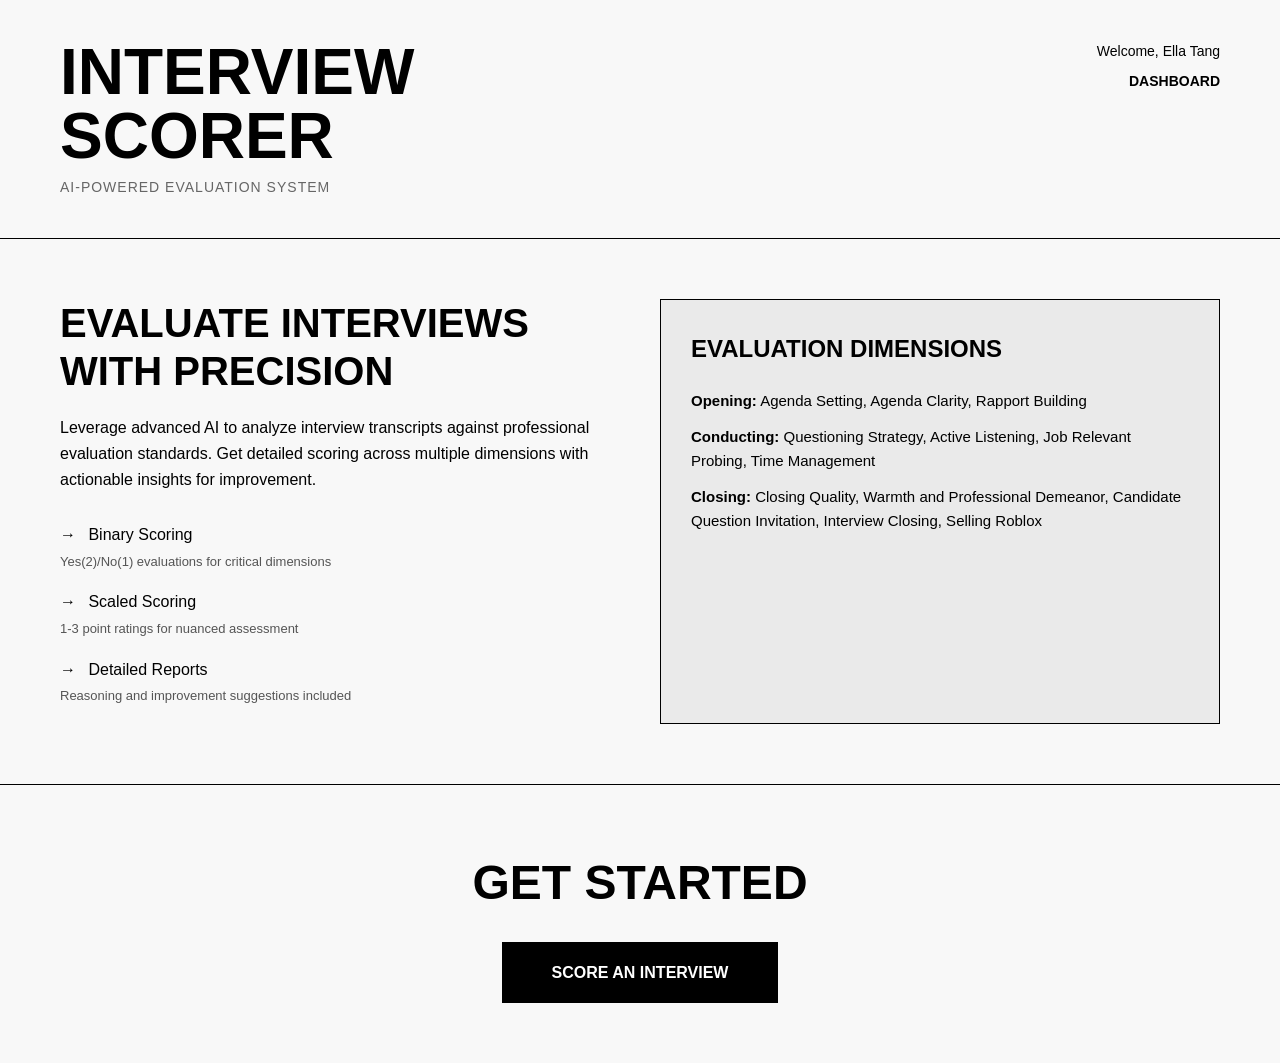
<file: index.html>
<!DOCTYPE html>
<html lang="en">
<head>
    <meta charset="UTF-8">
    <meta name="viewport" content="width=device-width, initial-scale=1.0">
    <title>INTERVIEW SCORER</title>
    <link rel="stylesheet" href="style.css">
</head>
<body>
    <header class="header">
        <div class="header-left">
            <h1>INTERVIEW<br>SCORER</h1>
            <p class="subtitle">AI‑POWERED EVALUATION SYSTEM</p>
        </div>
        <div class="header-right">
            <p>Welcome, Ella Tang</p>
            <a href="history.html" class="dashboard-link">DASHBOARD</a>
        </div>
    </header>

    <main class="main-container">
        <section class="left-panel">
            <h2>EVALUATE INTERVIEWS<br>WITH PRECISION</h2>
            <p class="desc">
                Leverage advanced AI to analyze interview transcripts against professional evaluation standards. Get detailed scoring across multiple dimensions with actionable insights for improvement.
            </p>
            <ul class="feature-list">
                <li><span>→</span> Binary Scoring <br><small>Yes(2)/No(1) evaluations for critical dimensions</small></li>
                <li><span>→</span> Scaled Scoring <br><small>1‑3 point ratings for nuanced assessment</small></li>
                <li><span>→</span> Detailed Reports <br><small>Reasoning and improvement suggestions included</small></li>
            </ul>
        </section>

        <section class="right-panel">
            <h3>EVALUATION DIMENSIONS</h3>
            <div class="dimensions-list">
                <p><strong>Opening:</strong> Agenda Setting, Agenda Clarity, Rapport Building</p>
                <p><strong>Conducting:</strong> Questioning Strategy, Active Listening, Job Relevant Probing, Time Management</p>
                <p><strong>Closing:</strong> Closing Quality, Warmth and Professional Demeanor, Candidate Question Invitation, Interview Closing, Selling Roblox</p>
            </div>
        </section>
    </main>

    <section class="upload-section">
        <h2>GET STARTED</h2>
        <a href="upload.html" class="score-btn">SCORE AN INTERVIEW</a>
    </section>
</body>
</html>
</file>
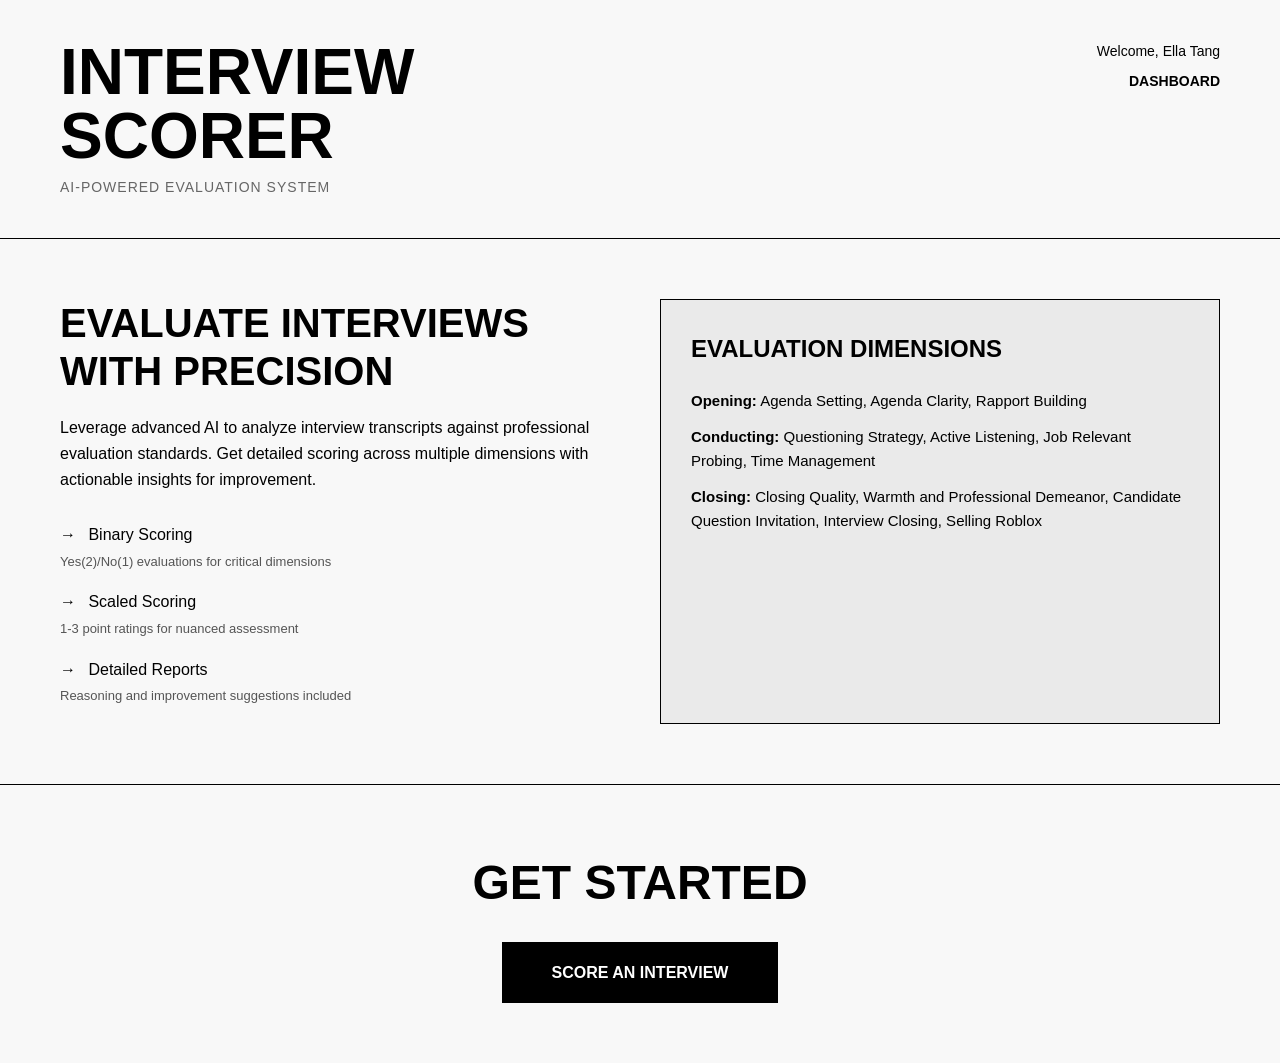
<file: frontend/index.html>
<!DOCTYPE html>
<html lang="en">
<head>
    <meta charset="UTF-8">
    <meta name="viewport" content="width=device-width, initial-scale=1.0">
    <title>INTERVIEW SCORER</title>
    <link rel="stylesheet" href="style.css">
</head>
<body>
    <header class="header">
        <div class="header-left">
            <h1>INTERVIEW<br>SCORER</h1>
            <p class="subtitle">AI‑POWERED EVALUATION SYSTEM</p>
        </div>
        <div class="header-right">
            <p>Welcome, Ella Tang</p>
            <a href="history.html" class="dashboard-link">DASHBOARD</a>
        </div>
    </header>

    <main class="main-container">
        <section class="left-panel">
            <h2>EVALUATE INTERVIEWS<br>WITH PRECISION</h2>
            <p class="desc">
                Leverage advanced AI to analyze interview transcripts against professional evaluation standards. Get detailed scoring across multiple dimensions with actionable insights for improvement.
            </p>
            <ul class="feature-list">
                <li><span>→</span> Binary Scoring <br><small>Yes(2)/No(1) evaluations for critical dimensions</small></li>
                <li><span>→</span> Scaled Scoring <br><small>1‑3 point ratings for nuanced assessment</small></li>
                <li><span>→</span> Detailed Reports <br><small>Reasoning and improvement suggestions included</small></li>
            </ul>
        </section>

        <section class="right-panel">
            <h3>EVALUATION DIMENSIONS</h3>
            <div class="dimensions-list">
                <p><strong>Opening:</strong> Agenda Setting, Agenda Clarity, Rapport Building</p>
                <p><strong>Conducting:</strong> Questioning Strategy, Active Listening, Job Relevant Probing, Time Management</p>
                <p><strong>Closing:</strong> Closing Quality, Warmth and Professional Demeanor, Candidate Question Invitation, Interview Closing, Selling Roblox</p>
            </div>
        </section>
    </main>

    <section class="upload-section">
        <h2>GET STARTED</h2>
        <a href="upload.html" class="score-btn">SCORE AN INTERVIEW</a>
    </section>
</body>
</html>
</file>
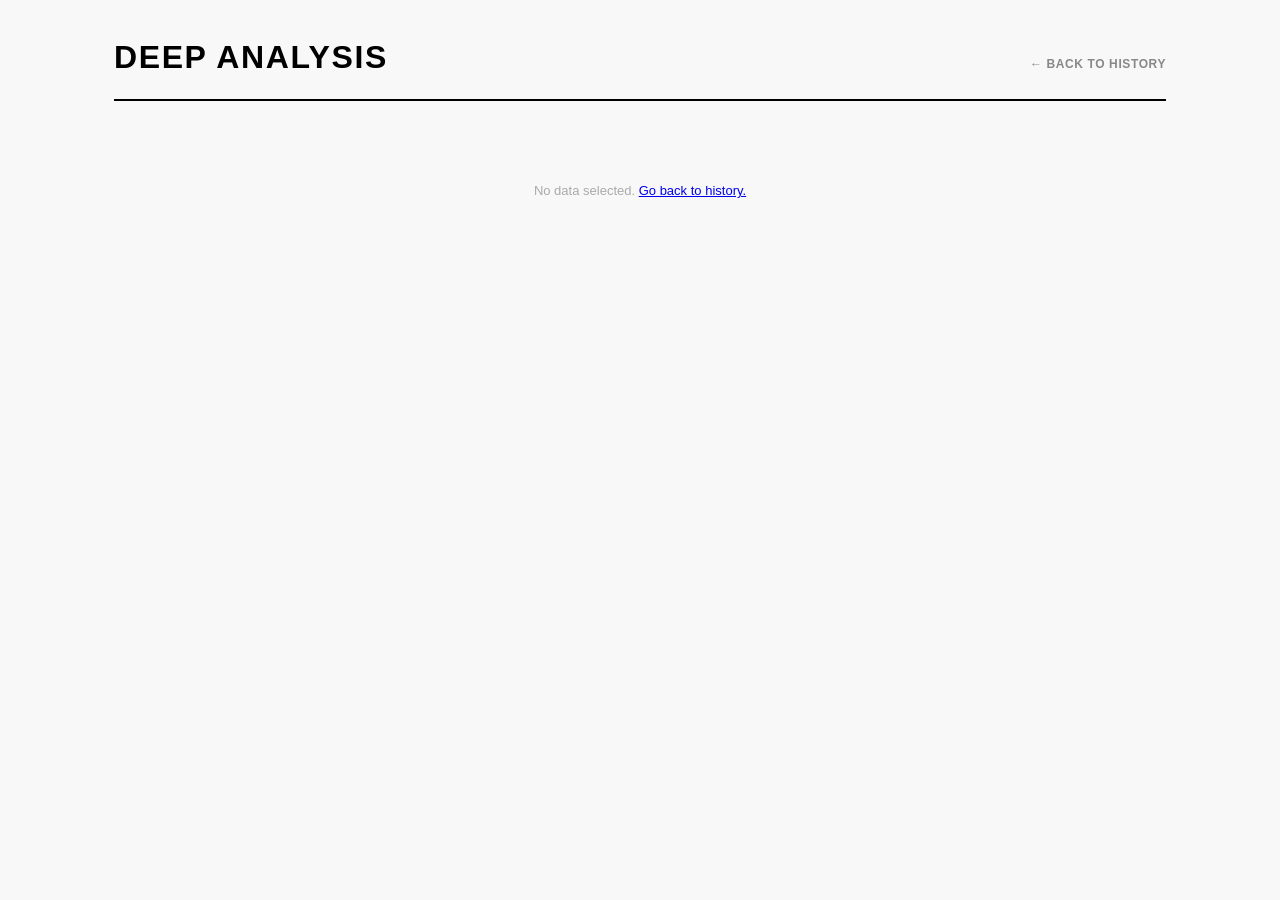
<file: analyze.html>
<!DOCTYPE html>
<html lang="en">
<head>
    <meta charset="UTF-8">
    <meta name="viewport" content="width=device-width, initial-scale=1.0">
    <title>Deep Analysis</title>
    <link rel="stylesheet" href="style.css">
    <style>
        * { box-sizing: border-box; }

        .analyze-container {
            max-width: 1100px;
            margin: 0 auto;
            padding: 2rem 1.5rem 4rem;
        }

        .analyze-header {
            display: flex;
            align-items: baseline;
            justify-content: space-between;
            border-bottom: 2px solid #000;
            padding-bottom: 1rem;
            margin-bottom: 2rem;
        }

        .analyze-header h1 {
            font-size: 2rem;
            font-weight: 700;
            letter-spacing: 0.05em;
            margin: 0;
        }

        .back-link {
            font-size: 12px;
            color: #888;
            text-decoration: none;
            letter-spacing: 0.05em;
        }
        .back-link:hover { color: #000; }

        /* Type filter */
        .type-filter-section {
            margin-bottom: 2rem;
        }
        .type-filter-label {
            font-size: 11px;
            letter-spacing: 0.08em;
            color: #888;
            margin-bottom: 10px;
        }
        .type-chips {
            display: flex;
            flex-wrap: wrap;
            gap: 8px;
        }
        .type-chip {
            display: flex;
            align-items: center;
            gap: 6px;
            padding: 6px 14px;
            border: 1.5px solid #ddd;
            border-radius: 20px;
            font-size: 12px;
            cursor: pointer;
            user-select: none;
            transition: all 0.15s;
            background: #fff;
            color: #444;
        }
        .type-chip input[type="checkbox"] {
            width: 13px;
            height: 13px;
            accent-color: #000;
            cursor: pointer;
        }
        .type-chip.active {
            border-color: #000;
            background: #000;
            color: #fff;
        }
        .type-chip.active input[type="checkbox"] {
            accent-color: #fff;
        }
        .chip-count {
            font-size: 10px;
            opacity: 0.6;
        }

        /* Summary row */
        .summary-row {
            display: grid;
            grid-template-columns: repeat(3, 1fr);
            gap: 12px;
            margin-bottom: 2rem;
        }
        .summary-card {
            background: #f8f8f8;
            border-radius: 8px;
            padding: 1rem 1.25rem;
            text-align: center;
        }
        .summary-val {
            font-size: 26px;
            font-weight: 500;
            color: #111;
        }
        .summary-lbl {
            font-size: 11px;
            color: #888;
            margin-top: 2px;
            letter-spacing: 0.04em;
        }

        /* Chart section */
        .chart-section {
            background: #fff;
            border: 0.5px solid #ddd;
            border-radius: 12px;
            padding: 1.5rem;
            margin-bottom: 1.5rem;
        }
        .chart-title {
            font-size: 13px;
            font-weight: 600;
            letter-spacing: 0.05em;
            color: #111;
            margin-bottom: 4px;
        }
        .chart-subtitle {
            font-size: 11px;
            color: #aaa;
            margin-bottom: 1.25rem;
        }

        /* Legend */
        .legend {
            display: flex;
            gap: 16px;
            margin-bottom: 1rem;
            flex-wrap: wrap;
        }
        .legend-item {
            display: flex;
            align-items: center;
            gap: 5px;
            font-size: 11px;
            color: #666;
        }
        .legend-dot {
            width: 10px;
            height: 10px;
            border-radius: 2px;
            flex-shrink: 0;
        }

        /* Bar rows */
        .rubric-row {
            margin-bottom: 14px;
        }
        .rubric-name {
            font-size: 12px;
            color: #444;
            margin-bottom: 5px;
            display: flex;
            justify-content: space-between;
            align-items: center;
        }
        .rubric-name-text {
            font-weight: 500;
        }
        .rubric-type-tag {
            font-size: 10px;
            color: #aaa;
            font-weight: 400;
        }
        .bar-group {
            display: flex;
            flex-direction: column;
            gap: 3px;
        }
        .bar-line {
            display: flex;
            align-items: center;
            gap: 8px;
        }
        .bar-line-label {
            width: 32px;
            font-size: 10px;
            color: #aaa;
            flex-shrink: 0;
            text-align: right;
        }
        .bar-track {
            flex: 1;
            height: 7px;
            background: #f0f0f0;
            border-radius: 4px;
            overflow: hidden;
        }
        .bar-fill {
            height: 100%;
            border-radius: 4px;
            transition: width 0.4s ease;
        }
        .bar-val {
            width: 28px;
            font-size: 11px;
            color: #555;
            text-align: right;
            flex-shrink: 0;
        }

        /* Group divider */
        .group-header {
            font-size: 11px;
            font-weight: 700;
            letter-spacing: 0.1em;
            color: #bbb;
            margin: 1.5rem 0 10px;
            padding-bottom: 4px;
            border-bottom: 0.5px solid #eee;
        }
        .group-header:first-child { margin-top: 0; }

        /* No data */
        .no-data {
            text-align: center;
            color: #aaa;
            font-size: 13px;
            padding: 3rem 0;
        }

        /* Table section */
        .table-section {
            background: #fff;
            border: 0.5px solid #ddd;
            border-radius: 12px;
            padding: 1.5rem;
            overflow-x: auto;
        }
        .stats-table {
            width: 100%;
            border-collapse: collapse;
            font-size: 12px;
        }
        .stats-table th {
            text-align: left;
            padding: 8px 12px;
            font-size: 11px;
            letter-spacing: 0.06em;
            color: #888;
            border-bottom: 1px solid #eee;
            font-weight: 600;
        }
        .stats-table td {
            padding: 9px 12px;
            border-bottom: 0.5px solid #f5f5f5;
            color: #333;
        }
        .stats-table tr:last-child td { border-bottom: none; }
        .score-pill {
            display: inline-block;
            padding: 2px 8px;
            border-radius: 10px;
            font-size: 11px;
            font-weight: 500;
        }
        .pill-green { background: #e8f8f2; color: #1D9E75; }
        .pill-blue  { background: #e8f1fb; color: #378ADD; }
        .pill-red   { background: #fdeaea; color: #E24B4A; }
        .pill-gray  { background: #f5f5f5; color: #888; }
    </style>
</head>
<body>
<div class="analyze-container">

    <div class="analyze-header">
        <h1>DEEP ANALYSIS</h1>
        <a href="history.html" class="back-link">← BACK TO HISTORY</a>
    </div>

    <div id="appContent"></div>

</div>
<script>
// ── Config ──────────────────────────────────────────────
const groupConfig = {
    Opening:    ["Agenda Setting", "Agenda Clarity", "Rapport Building"],
    Conducting: ["Questioning Strategy", "Responsiveness and Active Listening", "Job Relevant Probing", "Time Management", "Risk Management"],
    Closing:    ["Closing Quality", "Warmth and Professional Demeanor", "Candidate Question Invitation", "Interview Closing", "Selling Roblox"]
};
const binaryRules = ["Agenda Setting", "Risk Management", "Candidate Question Invitation", "Interview Closing", "Selling Roblox"];
const allRubrics = Object.values(groupConfig).flat();

function getMaxScore(ruleName) {
    return binaryRules.some(b => ruleName.includes(b)) ? 2 : 3;
}
function getRubricScore(details, ruleName) {
    const item = details.find(d => d["Rule Name"] && d["Rule Name"].includes(ruleName.split(" ")[0]));
    return item ? item.Result : null;
}

// ── State ────────────────────────────────────────────────
const rawData = JSON.parse(localStorage.getItem('deepAnalyzeData') || '[]');
let selectedTypes = new Set();

// ── Init ─────────────────────────────────────────────────
const appContent = document.getElementById('appContent');

if (!rawData.length) {
    appContent.innerHTML = `<div class="no-data">No data selected. <a href="history.html">Go back to history.</a></div>`;
} else {
    // Collect all types present
    const typeCounts = {};
    rawData.forEach(r => {
        const t = r.interviewType || 'Not Specified';
        typeCounts[t] = (typeCounts[t] || 0) + 1;
    });
    const allTypes = Object.keys(typeCounts);
    // Default: select all
    allTypes.forEach(t => selectedTypes.add(t));

    renderPage(allTypes, typeCounts);
}

function renderPage(allTypes, typeCounts) {
    appContent.innerHTML = `
        <!-- Type filter -->
        <div class="type-filter-section">
            <div class="type-filter-label">FILTER BY INTERVIEW TYPE</div>
            <div class="type-chips" id="typeChips">
                ${allTypes.map(t => `
                <label class="type-chip ${selectedTypes.has(t) ? 'active' : ''}" id="chip-${CSS.escape(t)}">
                    <input type="checkbox" value="${t}" ${selectedTypes.has(t) ? 'checked' : ''}>
                    ${t}
                    <span class="chip-count">(${typeCounts[t]})</span>
                </label>`).join('')}
            </div>
        </div>

        <!-- Summary -->
        <div class="summary-row" id="summaryRow"></div>

        <!-- Bar chart -->
        <div class="chart-section">
            <div class="chart-title">RUBRIC PERFORMANCE — AVG / MAX / MIN</div>
            <div class="chart-subtitle">Scores normalized to their max possible value. Binary rules max = 2, Scaled max = 3.</div>
            <div class="legend">
                <div class="legend-item"><div class="legend-dot" style="background:#378ADD"></div>Average</div>
                <div class="legend-item"><div class="legend-dot" style="background:#1D9E75"></div>Max</div>
                <div class="legend-item"><div class="legend-dot" style="background:#E24B4A"></div>Min</div>
            </div>
            <div id="barChart"></div>
        </div>

        <!-- Table -->
        <div class="table-section">
            <div class="chart-title" style="margin-bottom:4px">DETAILED STATS TABLE</div>
            <div class="chart-subtitle">All scores shown as raw values.</div>
            <table class="stats-table">
                <thead>
                    <tr>
                        <th>RUBRIC</th>
                        <th>TYPE</th>
                        <th>INTERVIEWS</th>
                        <th>AVG</th>
                        <th>MAX</th>
                        <th>MIN</th>
                        <th>MAX POSSIBLE</th>
                    </tr>
                </thead>
                <tbody id="statsTableBody"></tbody>
            </table>
        </div>
    `;

    // Bind chip events
    document.querySelectorAll('.type-chip input[type="checkbox"]').forEach(cb => {
        cb.addEventListener('change', () => {
            const val = cb.value;
            const chip = cb.closest('.type-chip');
            if (cb.checked) {
                selectedTypes.add(val);
                chip.classList.add('active');
            } else {
                selectedTypes.delete(val);
                chip.classList.remove('active');
            }
            updateCharts();
        });
    });

    updateCharts();
}

function computeStats() {
    // Filter data by selected types
    const filtered = rawData.filter(r => selectedTypes.has(r.interviewType || 'Not Specified'));

    const stats = {}; // rubricName -> { scores: [] }
    allRubrics.forEach(r => stats[r] = { scores: [] });

    filtered.forEach(record => {
        if (!record.details) return;
        allRubrics.forEach(rubric => {
            const score = getRubricScore(record.details, rubric);
            if (score !== null) stats[rubric].scores.push(score);
        });
    });

    return { filtered, stats };
}

function updateCharts() {
    const { filtered, stats } = computeStats();

    // Summary
    const summaryRow = document.getElementById('summaryRow');
    const totalInterviews = filtered.length;
    const avgTotal = totalInterviews === 0 ? 0 :
        (filtered.reduce((sum, r) => sum + (r.totalScore || 0), 0) / totalInterviews).toFixed(1);
    const typesSelected = selectedTypes.size;

    summaryRow.innerHTML = `
        <div class="summary-card">
            <div class="summary-val">${totalInterviews}</div>
            <div class="summary-lbl">INTERVIEWS ANALYZED</div>
        </div>
        <div class="summary-card">
            <div class="summary-val">${avgTotal}</div>
            <div class="summary-lbl">AVG TOTAL SCORE</div>
        </div>
        <div class="summary-card">
            <div class="summary-val">${typesSelected}</div>
            <div class="summary-lbl">TYPES SELECTED</div>
        </div>
    `;

    if (totalInterviews === 0) {
        document.getElementById('barChart').innerHTML = `<div class="no-data">No interviews match the selected filters.</div>`;
        document.getElementById('statsTableBody').innerHTML = `<tr><td colspan="7" style="text-align:center;color:#aaa;padding:2rem;">No data</td></tr>`;
        return;
    }

    // Bar chart
    let barHtml = '';
    for (const groupName of ["Opening", "Conducting", "Closing"]) {
        barHtml += `<div class="group-header">${groupName.toUpperCase()}</div>`;
        for (const rubric of groupConfig[groupName]) {
            const s = stats[rubric];
            const maxPossible = getMaxScore(rubric);
            const isBin = binaryRules.some(b => rubric.includes(b));

            if (!s.scores.length) {
                barHtml += `<div class="rubric-row"><div class="rubric-name"><span class="rubric-name-text">${rubric}</span><span class="rubric-type-tag">No data</span></div></div>`;
                continue;
            }

            const avg = s.scores.reduce((a, b) => a + b, 0) / s.scores.length;
            const max = Math.max(...s.scores);
            const min = Math.min(...s.scores);

            const avgPct = (avg / maxPossible * 100).toFixed(1);
            const maxPct = (max / maxPossible * 100).toFixed(1);
            const minPct = (min / maxPossible * 100).toFixed(1);

            barHtml += `
            <div class="rubric-row">
                <div class="rubric-name">
                    <span class="rubric-name-text">${rubric}</span>
                    <span class="rubric-type-tag">${isBin ? 'Binary (max 2)' : 'Scaled (max 3)'}</span>
                </div>
                <div class="bar-group">
                    <div class="bar-line">
                        <div class="bar-line-label">AVG</div>
                        <div class="bar-track"><div class="bar-fill" style="width:${avgPct}%;background:#378ADD"></div></div>
                        <div class="bar-val">${avg.toFixed(2)}</div>
                    </div>
                    <div class="bar-line">
                        <div class="bar-line-label">MAX</div>
                        <div class="bar-track"><div class="bar-fill" style="width:${maxPct}%;background:#1D9E75"></div></div>
                        <div class="bar-val">${max}</div>
                    </div>
                    <div class="bar-line">
                        <div class="bar-line-label">MIN</div>
                        <div class="bar-track"><div class="bar-fill" style="width:${minPct}%;background:#E24B4A"></div></div>
                        <div class="bar-val">${min}</div>
                    </div>
                </div>
            </div>`;
        }
    }
    document.getElementById('barChart').innerHTML = barHtml;

    // Stats table
    let tableHtml = '';
    for (const groupName of ["Opening", "Conducting", "Closing"]) {
        for (const rubric of groupConfig[groupName]) {
            const s = stats[rubric];
            const maxPossible = getMaxScore(rubric);
            const isBin = binaryRules.some(b => rubric.includes(b));

            if (!s.scores.length) {
                tableHtml += `<tr><td>${rubric}</td><td><span class="score-pill pill-gray">${isBin ? 'Binary' : 'Scaled'}</span></td><td>—</td><td>—</td><td>—</td><td>—</td><td>${maxPossible}</td></tr>`;
                continue;
            }

            const avg = (s.scores.reduce((a, b) => a + b, 0) / s.scores.length).toFixed(2);
            const max = Math.max(...s.scores);
            const min = Math.min(...s.scores);

            const avgNum = parseFloat(avg);
            const avgRatio = avgNum / maxPossible;
            const avgClass = avgRatio >= 0.8 ? 'pill-green' : avgRatio >= 0.6 ? 'pill-blue' : 'pill-red';

            tableHtml += `
            <tr>
                <td>${rubric}</td>
                <td><span class="score-pill pill-gray">${isBin ? 'Binary' : 'Scaled'}</span></td>
                <td>${s.scores.length}</td>
                <td><span class="score-pill ${avgClass}">${avg}</span></td>
                <td>${max}</td>
                <td>${min}</td>
                <td>${maxPossible}</td>
            </tr>`;
        }
    }
    document.getElementById('statsTableBody').innerHTML = tableHtml;
}
</script>
</body>
</html>
</file>
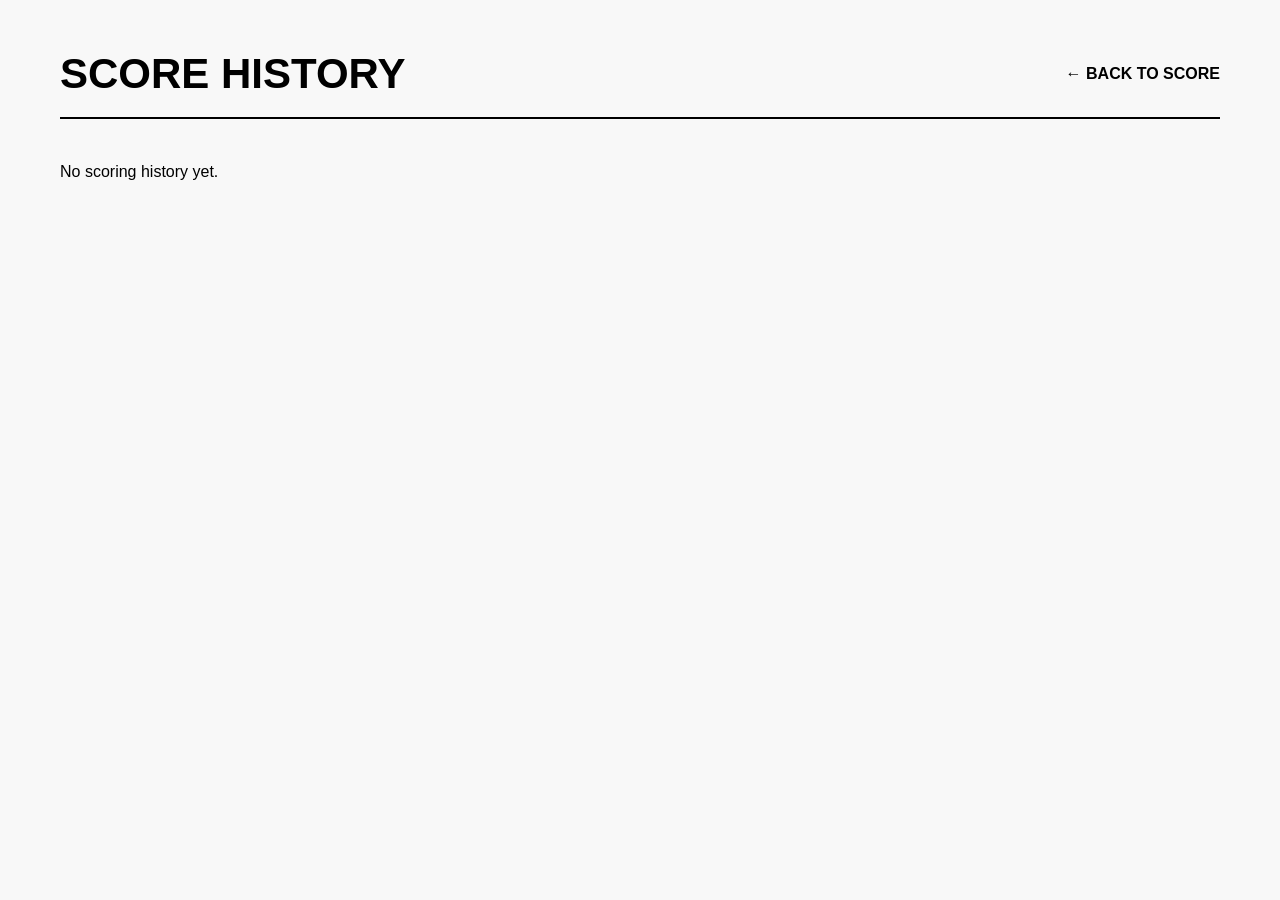
<file: history.html>
<!DOCTYPE html>
<html lang="en">
<head>
    <meta charset="UTF-8">
    <meta name="viewport" content="width=device-width, initial-scale=1.0">
    <title>Score History</title>
    <link rel="stylesheet" href="style.css">
    <style>
        .history-checkbox {
            width: 16px;
            height: 16px;
            cursor: pointer;
            accent-color: #000;
        }
        .history-table table th:first-child,
        .history-table table td:first-child {
            width: 40px;
            text-align: center;
        }
        .history-actions {
            display: flex;
            align-items: center;
            gap: 12px;
            margin-top: 1.5rem;
            padding-top: 1rem;
            border-top: 1px solid #e0e0e0;
        }
        .select-all-label {
            font-size: 12px;
            color: #888;
            cursor: pointer;
            user-select: none;
            display: flex;
            align-items: center;
            gap: 6px;
        }
        .selected-count {
            font-size: 12px;
            color: #888;
            margin-left: auto;
        }
        .deep-analyze-btn {
            background: #000;
            color: #fff;
            border: none;
            padding: 10px 24px;
            font-size: 13px;
            font-weight: 600;
            letter-spacing: 0.08em;
            cursor: pointer;
            border-radius: 4px;
            transition: background 0.2s;
        }
        .deep-analyze-btn:hover {
            background: #333;
        }
        .deep-analyze-btn:disabled {
            background: #ccc;
            cursor: not-allowed;
        }
    </style>
</head>
<body class="upload-page">
    <div class="upload-container">
        <div class="upload-header">
            <h1>SCORE HISTORY</h1>
            <a href="upload.html" class="back-link">← BACK TO SCORE</a>
        </div>
        <div id="historyList"></div>
    </div>
    <script>
        const historyList = document.getElementById('historyList');
        const history = JSON.parse(localStorage.getItem('interviewScoreHistory') || '[]');

        if (history.length === 0) {
            historyList.innerHTML = "<p>No scoring history yet.</p>";
        } else {
            let html = `
            <div class="history-table">
                <table>
                    <thead>
                        <tr>
                            <th></th>
                            <th>INTERVIEW TITLE</th>
                            <th>INTERVIEW TYPE</th>
                            <th>TOTAL SCORE</th>
                            <th>DATE</th>
                        </tr>
                    </thead>
                    <tbody>`;

            history.forEach((item, index) => {
                const interviewType = item.interviewType || '—';
                html += `
                <tr>
                    <td>
                        <input type="checkbox" class="history-checkbox" data-index="${index}">
                    </td>
                    <td>
                        <a href="#" class="history-title-link" data-index="${index}">${item.title}</a>
                    </td>
                    <td>${interviewType}</td>
                    <td>${item.totalScore}</td>
                    <td>${item.date}</td>
                </tr>`;
            });

            html += `
                    </tbody>
                </table>
            </div>
            <div class="history-actions">
                <label class="select-all-label">
                    <input type="checkbox" id="selectAll" class="history-checkbox"> SELECT ALL
                </label>
                <span class="selected-count" id="selectedCount">0 selected</span>
                <button class="deep-analyze-btn" id="deepAnalyzeBtn" disabled>DEEP ANALYZE</button>
            </div>`;

            historyList.innerHTML = html;

            // 点击标题跳转到结果详情
            document.querySelectorAll('.history-title-link').forEach(link => {
                link.addEventListener('click', (e) => {
                    e.preventDefault();
                    const idx = e.target.dataset.index;
                    const target = history[idx];
                    localStorage.setItem('currentResult', JSON.stringify(target));
                    window.location.href = 'result.html';
                });
            });

            // 勾选逻辑
            const checkboxes = document.querySelectorAll('.history-checkbox:not(#selectAll)');
            const selectAll = document.getElementById('selectAll');
            const selectedCount = document.getElementById('selectedCount');
            const deepAnalyzeBtn = document.getElementById('deepAnalyzeBtn');

            function updateCount() {
                const checked = document.querySelectorAll('.history-checkbox:not(#selectAll):checked');
                const n = checked.length;
                selectedCount.textContent = `${n} selected`;
                deepAnalyzeBtn.disabled = n === 0;
            }

            checkboxes.forEach(cb => {
                cb.addEventListener('change', () => {
                    updateCount();
                    // 同步 select all 状态
                    const allChecked = [...checkboxes].every(c => c.checked);
                    selectAll.checked = allChecked;
                    selectAll.indeterminate = !allChecked && [...checkboxes].some(c => c.checked);
                });
            });

            selectAll.addEventListener('change', () => {
                checkboxes.forEach(cb => cb.checked = selectAll.checked);
                updateCount();
            });

            // Deep Analyze 按钮：收集选中记录存到 localStorage，跳转到分析页
            deepAnalyzeBtn.addEventListener('click', () => {
                const checked = document.querySelectorAll('.history-checkbox:not(#selectAll):checked');
                const selectedData = [...checked].map(cb => history[cb.dataset.index]);
                localStorage.setItem('deepAnalyzeData', JSON.stringify(selectedData));
                window.location.href = 'analyze.html';
            });
        }
    </script>
</body>
</html>
</file>
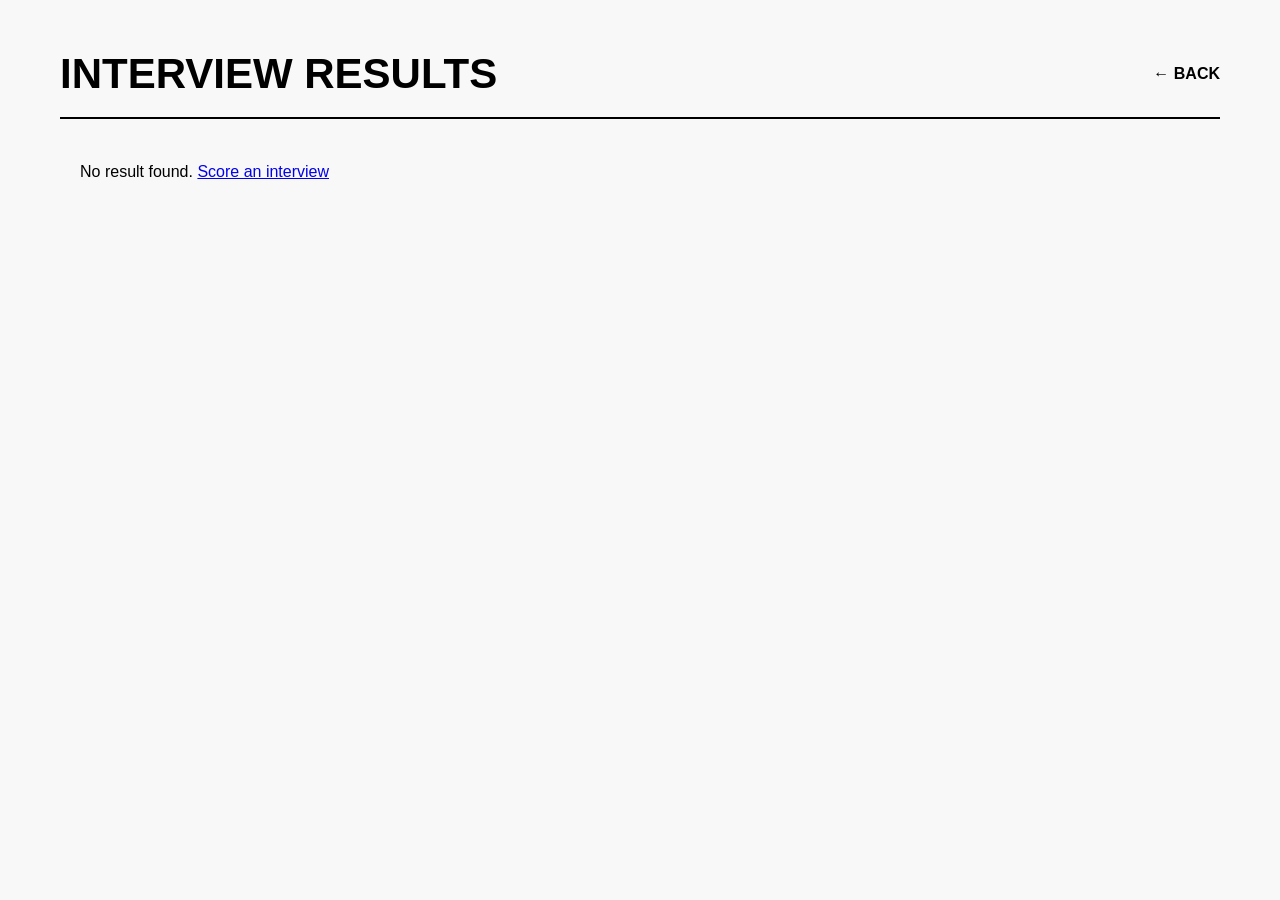
<file: result.html>
<!DOCTYPE html>
<html lang="en">
<head>
    <meta charset="UTF-8">
    <meta name="viewport" content="width=device-width, initial-scale=1.0">
    <title>Interview Results</title>
    <link rel="stylesheet" href="style.css">
</head>
<body class="upload-page">
    <div class="upload-container">
        <div class="upload-header">
            <h1>INTERVIEW RESULTS</h1>
            <a href="upload.html" class="back-link">← BACK</a>
        </div>
        <div id="result"></div>
    </div>
    <script>
        const groupConfig = {
            Opening:    ["Agenda Setting", "Agenda Clarity", "Rapport Building"],
            Conducting: ["Questioning Strategy", "Responsiveness and Active Listening", "Job Relevant Probing", "Time Management", "Risk Management"],
            Closing:    ["Closing Quality", "Warmth and Professional Demeanor", "Candidate Question Invitation", "Interview Closing", "Selling Roblox"]
        };
 
        const binaryRules = ["Agenda Setting", "Risk Management", "Candidate Question Invitation", "Interview Closing", "Selling Roblox"];
 
        function getMaxScore(ruleName) {
            return binaryRules.some(b => ruleName.includes(b)) ? 2 : 3;
        }
 
        // ─── Visualization (summary cards + radar + bar) ───────────────────────
        function renderVisualization(rawData, interviewType, selectedCategories) {
            const grouped = { Opening: [], Conducting: [], Closing: [] };
            rawData.forEach(item => {
                const ruleName = item["Rule Name"];
                for (const g in groupConfig) {
                    if (groupConfig[g].some(r => ruleName.includes(r))) {
                        grouped[g].push(item);
                        break;
                    }
                }
            });
 
            // ✅ Only compute stats for selected categories
            const groupStats = {};
            let totalScore = 0, totalMax = 0;
            for (const g of ["Opening", "Conducting", "Closing"]) {
                let score = 0, max = 0;
                if (selectedCategories.includes(g)) {
                    grouped[g].forEach(item => {
                        score += item.Result;
                        max  += getMaxScore(item["Rule Name"]);
                    });
                }
                groupStats[g] = { score, max };
                totalScore += score;
                totalMax   += max;
            }
 
            const pct = totalMax > 0 ? Math.round((totalScore / totalMax) * 100) : 0;
            const dimensionCount = rawData.length;
            const scoreColor = pct >= 80 ? "#1D9E75" : pct >= 60 ? "#BA7517" : "#E24B4A";
 
            // ── Radar chart geometry ──────────────────────────────────────────
            const cx = 120, cy = 115, R = 82;   // ✅ cy raised so top label has room
            const angles = [-90, 30, 150];       // Opening(top), Closing(BR), Conducting(BL)
            const radarGroups = ["Opening", "Closing", "Conducting"];
 
            function pt(r, deg) {
                const rad = (deg * Math.PI) / 180;
                return [cx + r * Math.cos(rad), cy + r * Math.sin(rad)];
            }
            const outerPts = angles.map(a => pt(R, a));
            const dataPts  = radarGroups.map((g, i) => {
                const ratio = groupStats[g].max > 0
                    ? groupStats[g].score / groupStats[g].max
                    : 0;
                return pt(R * ratio, angles[i]);
            });
            function ptsToStr(pts) {
                return pts.map(p => p[0].toFixed(1) + "," + p[1].toFixed(1)).join(" ");
            }
            const grid50 = angles.map(a => pt(R * 0.50, a));
            const grid75 = angles.map(a => pt(R * 0.75, a));
 
            // ✅ Labels sit outside the outer polygon
            const labelOffset = R + 20;
            const labelPts = angles.map(a => pt(labelOffset, a));
            // labelPts[0] = Opening (top),  [1] = Closing (BR),  [2] = Conducting (BL)
 
            // ── Dimension bar rows ────────────────────────────────────────────
            const barsHtml = rawData.map(item => {
                const isBinary = binaryRules.some(b => item["Rule Name"].includes(b));
                const max   = isBinary ? 2 : 3;
                const ratio = item.Result / max;
                let color, label;
                if (isBinary) {
                    color = item.Result === 2 ? "#1D9E75" : "#E24B4A";
                    label = item.Result === 2 ? "2 (✓)" : "1 (✗)";
                } else {
                    color = item.Result === 3 ? "#1D9E75" : item.Result === 2 ? "#F5A623" : "#E24B4A";
                    label = item.Result;
                }
                const shortName = item["Rule Name"].length > 26
                    ? item["Rule Name"].slice(0, 24) + "…"
                    : item["Rule Name"];
                return `
                <div style="display:flex;align-items:center;gap:10px;margin-bottom:7px;">
                    <div style="width:175px;flex-shrink:0;font-size:12px;color:#666;overflow:hidden;text-overflow:ellipsis;white-space:nowrap;">${shortName}</div>
                    <div style="flex:1;height:8px;background:#f0f0f0;border-radius:4px;overflow:hidden;">
                        <div style="width:${Math.round(ratio * 100)}%;height:100%;background:${color};border-radius:4px;"></div>
                    </div>
                    <div style="width:44px;text-align:right;font-size:12px;color:#666;">${label}</div>
                </div>`;
            }).join("");
 
            // ── Selected-category chips shown next to Interview Type ──────────
            const catChips = selectedCategories.map(c =>
                `<span style="display:inline-block;padding:2px 8px;background:#111;color:#fff;border-radius:20px;font-size:10px;letter-spacing:0.06em;margin-left:6px;">${c}</span>`
            ).join("");
 
            return `
            <div style="margin-bottom:2rem;">
 
                <!-- Interview Type Banner -->
                <div style="margin-bottom:1.5rem;padding:0.75rem 1.25rem;background:#f8f8f8;border-left:3px solid #000;border-radius:0 8px 8px 0;display:flex;align-items:center;flex-wrap:wrap;gap:6px;">
                    <div>
                        <span style="font-size:11px;letter-spacing:0.08em;color:#888;">INTERVIEW TYPE</span>
                        <div style="font-size:15px;font-weight:600;color:#111;margin-top:2px;">${interviewType}</div>
                    </div>
                    <div style="margin-left:auto;display:flex;align-items:center;gap:4px;flex-wrap:wrap;">
                        <span style="font-size:10px;color:#aaa;letter-spacing:0.06em;">SCORED:</span>
                        ${catChips}
                    </div>
                </div>
 
                <!-- Summary Cards -->
                <div style="display:grid;grid-template-columns:repeat(3,1fr);gap:12px;margin-bottom:1.5rem;">
                    <div style="background:#f8f8f8;border-radius:8px;padding:1rem;text-align:center;">
                        <div style="font-size:28px;font-weight:500;color:${scoreColor};">${totalScore}<span style="font-size:14px;color:#888;font-weight:400;"> / ${totalMax}</span></div>
                        <div style="font-size:12px;color:#888;margin-top:2px;">Total Score</div>
                    </div>
                    <div style="background:#f8f8f8;border-radius:8px;padding:1rem;text-align:center;">
                        <div style="font-size:28px;font-weight:500;color:${scoreColor};">${pct}%</div>
                        <div style="font-size:12px;color:#888;margin-top:2px;">Score Rate</div>
                    </div>
                    <div style="background:#f8f8f8;border-radius:8px;padding:1rem;text-align:center;">
                        <div style="font-size:28px;font-weight:500;color:#111;">${dimensionCount}</div>
                        <div style="font-size:12px;color:#888;margin-top:2px;">Dimensions</div>
                    </div>
                </div>
 
                <!-- Radar + Bar Chart -->
                <div style="display:grid;grid-template-columns:1fr 1fr;gap:16px;align-items:start;">
 
                    <!-- Radar -->
                    <div style="background:#fff;border:0.5px solid #ddd;border-radius:12px;padding:1rem;">
                        <div style="font-size:13px;font-weight:500;color:#111;margin-bottom:10px;">Section Overview</div>
                        <!--
                            ✅ viewBox starts at y=-20 to give room for the Opening label
                               which sits above cy (the top vertex y ≈ cy - R - labelOffset).
                               Total height kept at 230 to stay proportional.
                        -->
                        <svg width="100%" viewBox="0 -20 240 230" role="img" aria-label="Section score radar chart">
                            <title>Section Score Radar</title>
 
                            <!-- Grid lines -->
                            <polygon points="${ptsToStr(grid50)}"  fill="none" stroke="#e0e0e0" stroke-width="0.5"/>
                            <polygon points="${ptsToStr(grid75)}"  fill="none" stroke="#e0e0e0" stroke-width="0.5"/>
                            <polygon points="${ptsToStr(outerPts)}" fill="none" stroke="#e0e0e0" stroke-width="0.5"/>
                            ${outerPts.map(p =>
                                `<line x1="${cx}" y1="${cy}" x2="${p[0].toFixed(1)}" y2="${p[1].toFixed(1)}" stroke="#e0e0e0" stroke-width="0.5"/>`
                            ).join("")}
 
                            <!-- Data polygon -->
                            <polygon points="${ptsToStr(dataPts)}" fill="#378ADD" fill-opacity="0.2" stroke="#378ADD" stroke-width="1.5"/>
                            ${dataPts.map(p =>
                                `<circle cx="${p[0].toFixed(1)}" cy="${p[1].toFixed(1)}" r="3" fill="#378ADD"/>`
                            ).join("")}
 
                            <!-- ✅ Opening (top vertex) -->
                            <text x="${labelPts[0][0].toFixed(1)}" y="${(labelPts[0][1] - 6).toFixed(1)}"  text-anchor="middle" font-size="11" fill="#888">Opening</text>
                            <text x="${labelPts[0][0].toFixed(1)}" y="${(labelPts[0][1] + 8).toFixed(1)}"  text-anchor="middle" font-size="11" font-weight="500" fill="#111">${groupStats["Opening"].score}/${groupStats["Opening"].max}</text>
 
                            <!-- ✅ Closing (bottom-right vertex) -->
                            <text x="${labelPts[1][0].toFixed(1)}" y="${(labelPts[1][1] - 4).toFixed(1)}"  text-anchor="middle" font-size="11" fill="#888">Closing</text>
                            <text x="${labelPts[1][0].toFixed(1)}" y="${(labelPts[1][1] + 10).toFixed(1)}" text-anchor="middle" font-size="11" font-weight="500" fill="#111">${groupStats["Closing"].score}/${groupStats["Closing"].max}</text>
 
                            <!-- ✅ Conducting (bottom-left vertex) -->
                            <text x="${labelPts[2][0].toFixed(1)}" y="${(labelPts[2][1] - 4).toFixed(1)}"  text-anchor="middle" font-size="11" fill="#888">Conducting</text>
                            <text x="${labelPts[2][0].toFixed(1)}" y="${(labelPts[2][1] + 10).toFixed(1)}" text-anchor="middle" font-size="11" font-weight="500" fill="#111">${groupStats["Conducting"].score}/${groupStats["Conducting"].max}</text>
                        </svg>
                    </div>
 
                    <!-- Bar Chart -->
                    <div style="background:#fff;border:0.5px solid #ddd;border-radius:12px;padding:1rem;">
                        <div style="font-size:13px;font-weight:500;color:#111;margin-bottom:4px;">Dimension Scores</div>
                        <div style="display:flex;gap:10px;margin-bottom:10px;font-size:11px;color:#888;">
                            <span><span style="display:inline-block;width:8px;height:8px;border-radius:2px;background:#1D9E75;margin-right:3px;vertical-align:middle;"></span>Excellent</span>
                            <span><span style="display:inline-block;width:8px;height:8px;border-radius:2px;background:#378ADD;margin-right:3px;vertical-align:middle;"></span>Adequate</span>
                            <span><span style="display:inline-block;width:8px;height:8px;border-radius:2px;background:#E24B4A;margin-right:3px;vertical-align:middle;"></span>Needs Work</span>
                        </div>
                        ${barsHtml}
                    </div>
 
                </div>
            </div>`;
        }
 
        // ─── Score Cards (per dimension) ───────────────────────────────────────
        function renderScoreCards(rawData, selectedCategories) {
            const grouped = { Opening: [], Conducting: [], Closing: [] };
            rawData.forEach(item => {
                const ruleName = item["Rule Name"];
                for (const g in groupConfig) {
                    if (groupConfig[g].some(r => ruleName.includes(r))) {
                        grouped[g].push(item);
                        break;
                    }
                }
            });
 
            let html = "";
            // ✅ Only render sections that were actually selected & have data
            for (const groupName of ["Opening", "Conducting", "Closing"]) {
                if (!selectedCategories.includes(groupName)) continue;
                if (grouped[groupName].length === 0) continue;
 
                html += `<h2 class="group-title">${groupName.toUpperCase()} THE INTERVIEW</h2><div class="card-grid">`;
                grouped[groupName].forEach(item => {
                    const rule = item["Rule Name"];
                    const res  = item.Result;
                    const reasoning = item.Reasoning || "";
                    const isBinary = binaryRules.some(b => rule.includes(b));
                    const scoreClass   = isBinary ? (res === 2 ? "yes-score" : "no-score") : "num-score";
                    const displayScore = isBinary ? (res === 2 ? "2 (✓)" : "1 (✗)") : res;
 
                    html += `
                    <div class="score-card">
                        <div class="card-head">
                            <h3>${rule.toUpperCase()}</h3>
                            <span class="${scoreClass}">${displayScore}</span>
                        </div>
                        <div class="card-sub">${groupName.toUpperCase()}</div>
                        <div class="card-section">
                            <div class="section-label">REASONING</div>
                            <div class="section-bar"></div>
                            <p>${reasoning}</p>
                        </div>
                        <div class="card-section">
                            <div class="section-label">SUGGESTION</div>
                            <div class="section-bar"></div>
                            <p>${res >= 2 ? "No improvement needed." : "Focus on improving consistency in this area."}</p>
                        </div>
                    </div>`;
                });
                html += `</div>`;
            }
 
            html += `
            <div class="bottom-action">
                <a href="upload.html" class="new-score-btn">SCORE ANOTHER INTERVIEW</a>
                <a href="history.html" class="history-btn">SCORE HISTORY</a>
            </div>`;
 
            return html;
        }
 
        // ─── Entry point ───────────────────────────────────────────────────────
        window.addEventListener('load', () => {
            const resultDiv = document.getElementById('result');
            const data = localStorage.getItem('currentResult');
 
            if (!data) {
                resultDiv.innerHTML = "<p>No result found. <a href='upload.html'>Score an interview</a></p>";
                return;
            }
 
            const result       = JSON.parse(data);
            const rawData      = result.details;
            const interviewType = result.interviewType || "Not Specified";
            const title        = result.title || "Untitled Interview";
            // ✅ Read which categories were selected at submission time (fallback: all three)
            const selectedCategories = result.selectedCategories || ["Opening", "Conducting", "Closing"];
 
            document.querySelector('h1').textContent = title.toUpperCase();
 
            resultDiv.innerHTML =
                renderVisualization(rawData, interviewType, selectedCategories) +
                renderScoreCards(rawData, selectedCategories);
        });
    </script>
</body>
</html>
</file>
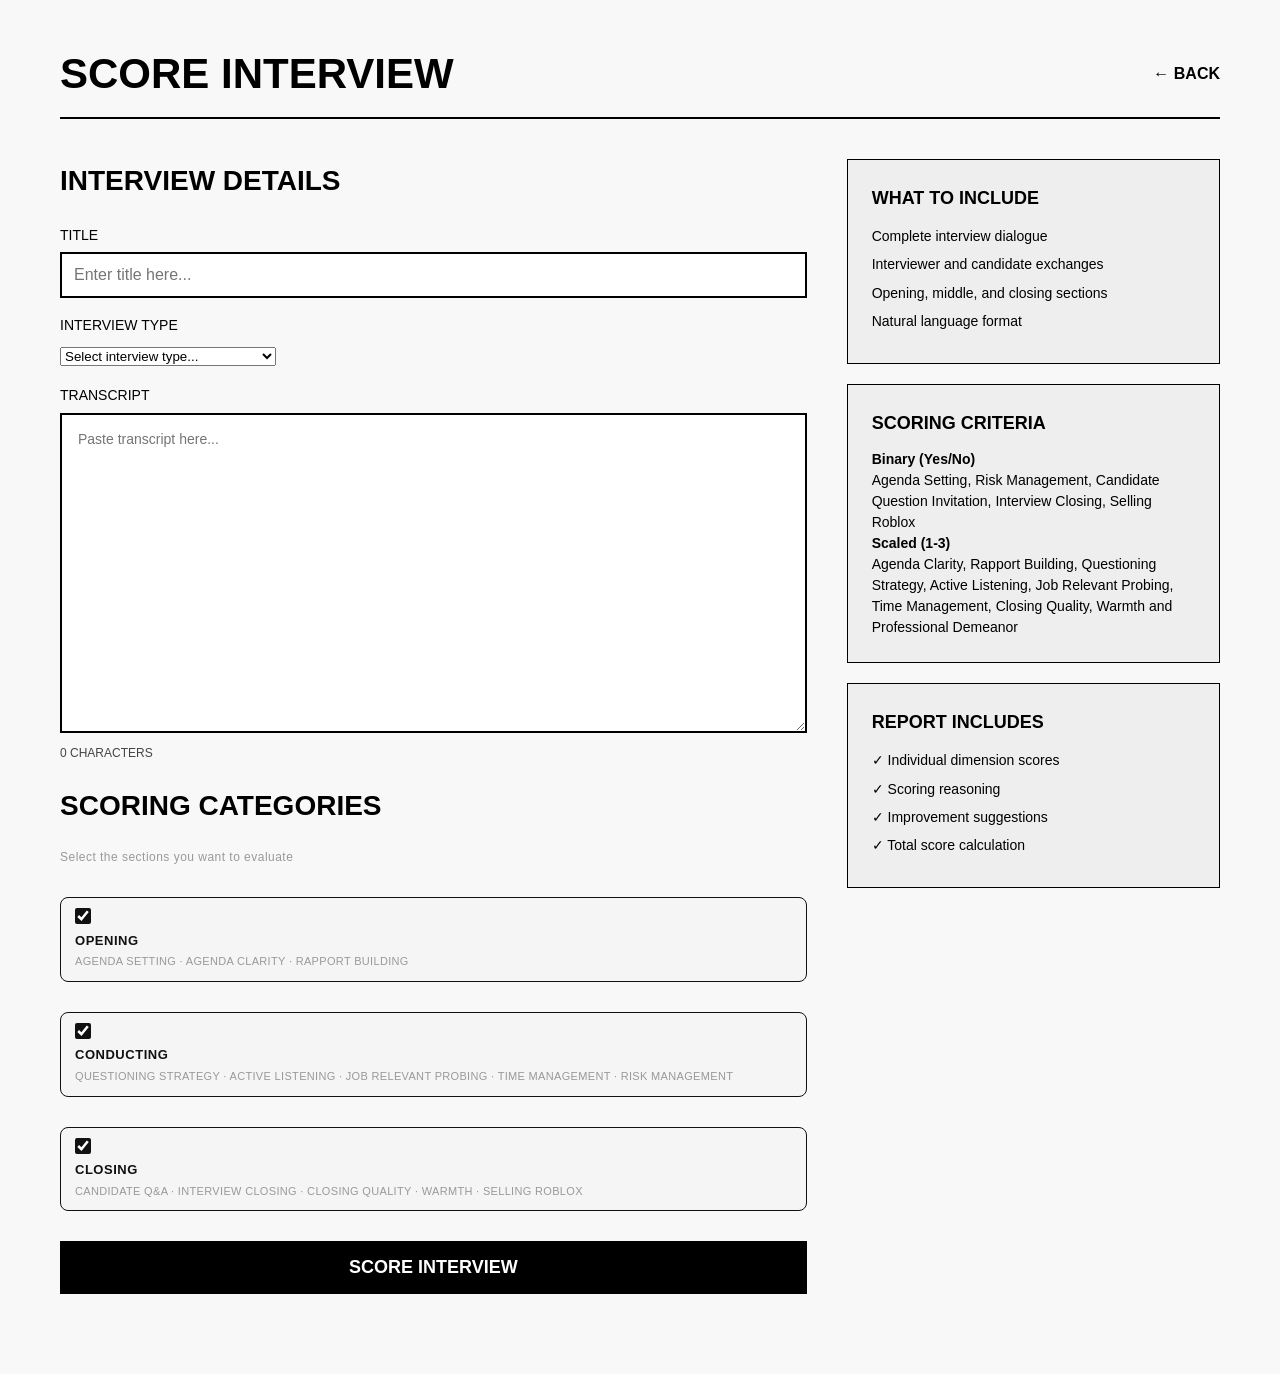
<file: upload.html>
<!DOCTYPE html>
<html lang="en">
<head>
    <meta charset="UTF-8">
    <meta name="viewport" content="width=device-width, initial-scale=1.0">
    <title>Score Interview</title>
    <link rel="stylesheet" href="style.css">
    <style>
        /* ── Category selector ───────────────────────────────────────────── */
        .category-select-block {
            margin-top: 1.25rem;
        }
        .category-select-block h2 {
            /* inherits .input-block h2 from style.css */
        }
        .category-select-block .block-sub {
            font-size: 12px;
            color: #999;
            margin: 0.15rem 0 0.85rem;
            letter-spacing: 0.04em;
        }
        .cat-options {
            display: flex;
            flex-direction: column;
            gap: 8px;
        }
        .cat-label {
            display: flex;
            align-items: center;
            gap: 12px;
            padding: 10px 14px;
            border: 1.5px solid #e0e0e0;
            border-radius: 8px;
            cursor: pointer;
            transition: border-color 0.15s, background 0.15s;
            user-select: none;
        }
        .cat-label:hover {
            border-color: #aaa;
            background: #fafafa;
        }
        /* Highlight when checked */
        .cat-label:has(.cat-cb:checked) {
            border-color: #111;
            background: #f5f5f5;
        }
        .cat-cb {
            width: 16px;
            height: 16px;
            accent-color: #111;
            cursor: pointer;
            flex-shrink: 0;
        }
        .cat-text {
            display: flex;
            flex-direction: column;
            gap: 2px;
        }
        .cat-text strong {
            font-size: 13px;
            font-weight: 600;
            color: #111;
            letter-spacing: 0.04em;
        }
        .cat-text span {
            font-size: 11px;
            color: #999;
            letter-spacing: 0.03em;
        }
        /* Dim unchecked rows */
        .cat-label:has(.cat-cb:not(:checked)) .cat-text strong,
        .cat-label:has(.cat-cb:not(:checked)) .cat-text span {
            color: #bbb;
        }
        /* Validation warning */
        #cat-warning {
            display: none;
            font-size: 12px;
            color: #E24B4A;
            margin-top: 6px;
        }
    </style>
</head>
<body class="upload-page">
    <div class="upload-container">
        <div class="upload-header">
            <h1>SCORE INTERVIEW</h1>
            <a href="index.html" class="back-link">← BACK</a>
        </div>
        <div class="upload-grid">
            <div class="upload-left">
 
                <!-- ── Interview details ──────────────────────────────────── -->
                <div class="input-block">
                    <h2>INTERVIEW DETAILS</h2>
 
                    <label>TITLE</label>
                    <input type="text" id="titleInput" placeholder="Enter title here...">
 
                    <label>INTERVIEW TYPE</label>
                    <select id="typeSelect">
                        <option value="" disabled selected>Select interview type...</option>
                        <option value="Hiring Manager Interview">Hiring Manager Interview</option>
                        <option value="Cross-Functional (Virtual Onsite)">Cross-Functional (Virtual Onsite)</option>
                        <option value="Cross-Functional">Cross-Functional</option>
                        <option value="TA Fit and Interest">TA Fit and Interest</option>
                        <option value="Coding Interview">Coding Interview</option>
                    </select>
 
                    <label>TRANSCRIPT</label>
                    <textarea id="transcriptInput" placeholder="Paste transcript here..."></textarea>
                    <div class="char-count">0 CHARACTERS</div>
                </div>
 
                <!-- ── Category selection ─────────────────────────────────── -->
                <div class="input-block category-select-block">
                    <h2>SCORING CATEGORIES</h2>
                    <p class="block-sub">Select the sections you want to evaluate</p>
                    <div class="cat-options">
                        <label class="cat-label">
                            <input type="checkbox" class="cat-cb" value="Opening" checked>
                            <div class="cat-text">
                                <strong>OPENING</strong>
                                <span>Agenda Setting · Agenda Clarity · Rapport Building</span>
                            </div>
                        </label>
                        <label class="cat-label">
                            <input type="checkbox" class="cat-cb" value="Conducting" checked>
                            <div class="cat-text">
                                <strong>CONDUCTING</strong>
                                <span>Questioning Strategy · Active Listening · Job Relevant Probing · Time Management · Risk Management</span>
                            </div>
                        </label>
                        <label class="cat-label">
                            <input type="checkbox" class="cat-cb" value="Closing" checked>
                            <div class="cat-text">
                                <strong>CLOSING</strong>
                                <span>Candidate Q&amp;A · Interview Closing · Closing Quality · Warmth · Selling Roblox</span>
                            </div>
                        </label>
                    </div>
                    <p id="cat-warning">⚠ Please select at least one category.</p>
                </div>
 
                <button id="scoreBtn" class="main-score-btn">SCORE INTERVIEW</button>
            </div>
 
            <!-- ── Right info panel ──────────────────────────────────────── -->
            <div class="upload-right">
                <div class="info-card">
                    <h3>WHAT TO INCLUDE</h3>
                    <ul>
                        <li>Complete interview dialogue</li>
                        <li>Interviewer and candidate exchanges</li>
                        <li>Opening, middle, and closing sections</li>
                        <li>Natural language format</li>
                    </ul>
                </div>
                <div class="info-card">
                    <h3>SCORING CRITERIA</h3>
                    <p><strong>Binary (Yes/No)</strong><br>Agenda Setting, Risk Management, Candidate Question Invitation, Interview Closing, Selling Roblox</p>
                    <p><strong>Scaled (1‑3)</strong><br>Agenda Clarity, Rapport Building, Questioning Strategy, Active Listening, Job Relevant Probing, Time Management, Closing Quality, Warmth and Professional Demeanor</p>
                </div>
                <div class="info-card">
                    <h3>REPORT INCLUDES</h3>
                    <ul>
                        <li>✓ Individual dimension scores</li>
                        <li>✓ Scoring reasoning</li>
                        <li>✓ Improvement suggestions</li>
                        <li>✓ Total score calculation</li>
                    </ul>
                </div>
            </div>
        </div>
        <div id="result"></div>
    </div>
 
    <script src="script.js"></script>
 
    <!--
    ════════════════════════════════════════════════════════════════
      script.js 需要做的两处改动（见下方注释）
    ════════════════════════════════════════════════════════════════
    -->
    <script>
        /**
         * ✅ 全局辅助函数：读取当前选中的 categories
         * script.js 里直接调用 getSelectedCategories() 即可
         */
        function getSelectedCategories() {
            return [...document.querySelectorAll('.cat-cb:checked')].map(el => el.value);
        }
 
        /**
         * ✅ 阻止提交时没有选任何 category
         * 在 script.js 的 scoreBtn click handler 最顶部加上：
         *
         *   const categories = getSelectedCategories();
         *   if (categories.length === 0) {
         *       document.getElementById('cat-warning').style.display = 'block';
         *       return;
         *   }
         *   document.getElementById('cat-warning').style.display = 'none';
         *
         * ──────────────────────────────────────────────────────────
         * ✅ fetch 调用里 body 改为：
         *
         *   body: JSON.stringify({ text: transcript, categories })
         *
         * ──────────────────────────────────────────────────────────
         * ✅ localStorage.setItem 存结果时加一个字段：
         *
         *   localStorage.setItem('currentResult', JSON.stringify({
         *       details: apiResult,
         *       interviewType: ...,
         *       title: ...,
         *       selectedCategories: categories    // ← 加这行
         *   }));
         */
 
        // Hide warning when user re-checks a box
        document.querySelectorAll('.cat-cb').forEach(cb => {
            cb.addEventListener('change', () => {
                if (getSelectedCategories().length > 0) {
                    document.getElementById('cat-warning').style.display = 'none';
                }
            });
        });
    </script>
</body>
</html>
</file>
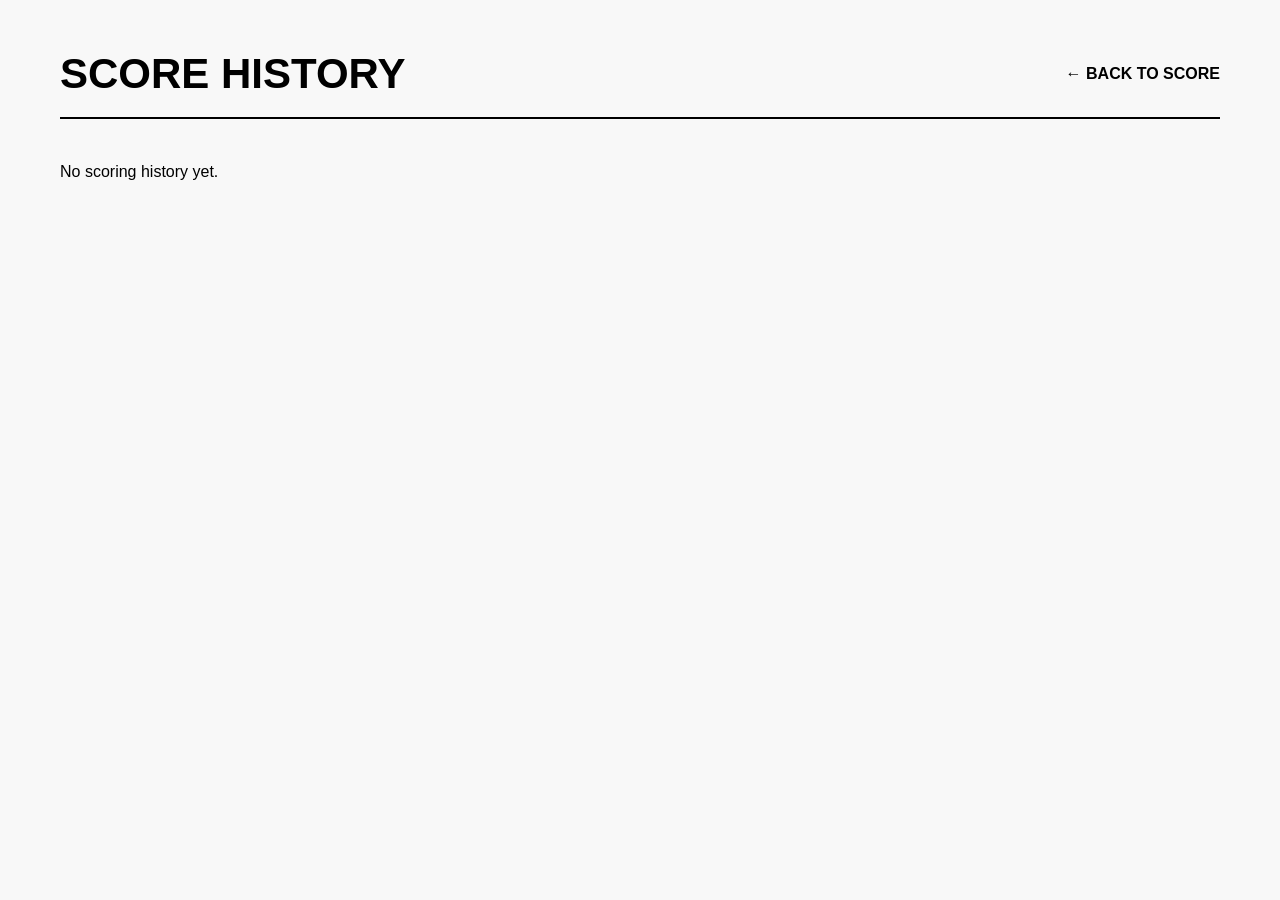
<file: frontend/history.html>
<!DOCTYPE html>
<html lang="en">
<head>
    <meta charset="UTF-8">
    <meta name="viewport" content="width=device-width, initial-scale=1.0">
    <title>Score History</title>
    <link rel="stylesheet" href="style.css">
</head>
<body class="upload-page">
    <div class="upload-container">
        <div class="upload-header">
            <h1>SCORE HISTORY</h1>
            <a href="upload.html" class="back-link">← BACK TO SCORE</a>
        </div>

        <div id="historyList"></div>
    </div>

    <script>
        const historyList = document.getElementById('historyList');
        const history = JSON.parse(localStorage.getItem('interviewScoreHistory') || '[]');

        if (history.length === 0) {
            historyList.innerHTML = "<p>No scoring history yet.</p>";
        } else {
            let html = `<div class="history-table">
            <table>
                <thead>
                    <tr>
                        <th>Interview Title</th>
                        <th>Total Score</th>
                        <th>Date</th>
                    </tr>
                </thead>
                <tbody>`;
            history.forEach((item, index) => {
                html += `
                <tr>
                    <td>
                        <a href="#" class="history-title-link" data-index="${index}">${item.title}</a>
                    </td>
                    <td>${item.totalScore}</td>
                    <td>${item.date}</td>
                </tr>`;
            });
            html += `</tbody></table></div>`;
            historyList.innerHTML = html;

            // 绑定点击事件：保存选中的index，跳转到上传页并展示详情
            document.querySelectorAll('.history-title-link').forEach(link => {
                link.addEventListener('click', (e) => {
                    e.preventDefault();
                    const idx = e.target.dataset.index;
                    localStorage.setItem('viewScoreIndex', idx);
                    window.location.href = "upload.html#view-detail";
                });
            });
        }
    </script>
</body>
</html>
</file>
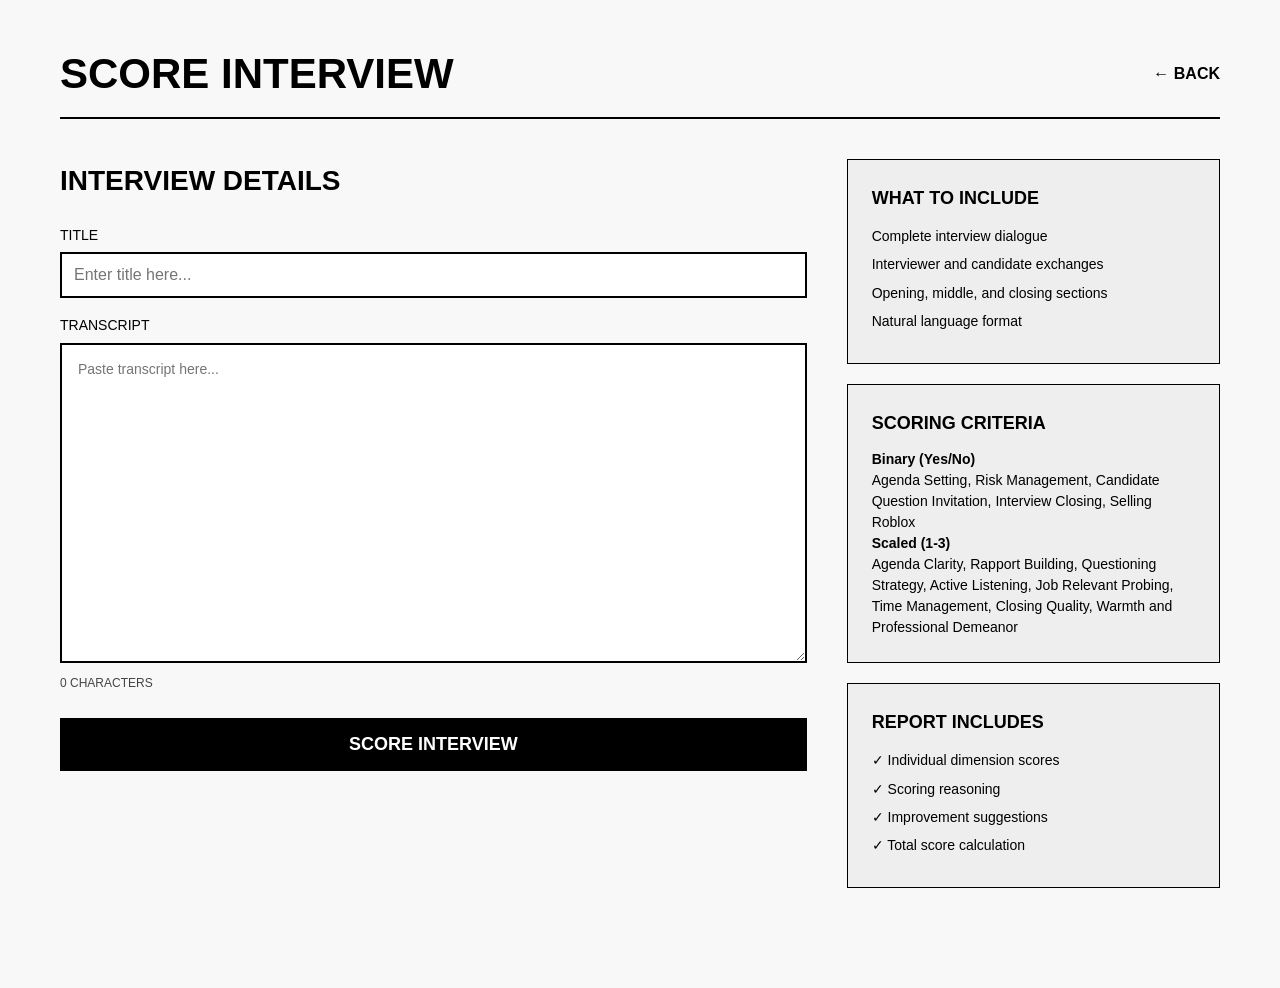
<file: frontend/upload.html>
<!DOCTYPE html>
<html lang="en">
<head>
    <meta charset="UTF-8">
    <meta name="viewport" content="width=device-width, initial-scale=1.0">
    <title>Score Interview</title>
    <link rel="stylesheet" href="style.css">
</head>
<body class="upload-page">
    <div class="upload-container">
        <div class="upload-header">
            <h1>SCORE INTERVIEW</h1>
            <a href="index.html" class="back-link">← BACK</a>
        </div>

        <div class="upload-grid">
            <div class="upload-left">
                <div class="input-block">
                    <h2>INTERVIEW DETAILS</h2>
                    <label>TITLE</label>
                    <input type="text" id="titleInput" placeholder="Enter title here...">
                    <label>TRANSCRIPT</label>
                    <textarea id="transcriptInput" placeholder="Paste transcript here..."></textarea>
                    <div class="char-count">0 CHARACTERS</div>
                </div>
                <button id="scoreBtn" class="main-score-btn">SCORE INTERVIEW</button>
            </div>

            <div class="upload-right">
                <div class="info-card">
                    <h3>WHAT TO INCLUDE</h3>
                    <ul>
                        <li>Complete interview dialogue</li>
                        <li>Interviewer and candidate exchanges</li>
                        <li>Opening, middle, and closing sections</li>
                        <li>Natural language format</li>
                    </ul>
                </div>
                <div class="info-card">
                    <h3>SCORING CRITERIA</h3>
                    <p><strong>Binary (Yes/No)</strong><br>Agenda Setting, Risk Management, Candidate Question Invitation, Interview Closing, Selling Roblox</p>
                    <p><strong>Scaled (1‑3)</strong><br>Agenda Clarity, Rapport Building, Questioning Strategy, Active Listening, Job Relevant Probing, Time Management, Closing Quality, Warmth and Professional Demeanor</p>
                </div>
                <div class="info-card">
                    <h3>REPORT INCLUDES</h3>
                    <ul>
                        <li>✓ Individual dimension scores</li>
                        <li>✓ Scoring reasoning</li>
                        <li>✓ Improvement suggestions</li>
                        <li>✓ Total score calculation</li>
                    </ul>
                </div>
            </div>
        </div>

        <div id="result"></div>
    </div>
    <script src="script.js"></script>
</body>
</html>
</file>
<file: style.css>
* {
    margin: 0;
    padding: 0;
    box-sizing: border-box;
    font-family: 'Helvetica Neue', Helvetica, Arial, sans-serif;
}
body {
    background-color: #f8f8f8;
    color: #000000;
    line-height: 1.6;
}

/* 顶部栏 */
.header {
    display: flex;
    justify-content: space-between;
    align-items: flex-start;
    padding: 40px 60px;
    border-bottom: 1px solid #000;
}
.header-left h1 {
    font-size: 64px;
    font-weight: 900;
    line-height: 1;
    text-transform: uppercase;
}
.subtitle {
    font-size: 14px;
    color: #666;
    margin-top: 8px;
    letter-spacing: 1px;
}
.header-right {
    text-align: right;
}
.header-right p {
    font-size: 14px;
    margin-bottom: 6px;
}
.dashboard-link {
    text-decoration: none;
    color: #000;
    font-weight: bold;
    font-size: 14px;
}

/* 左右分栏主体 */
.main-container {
    display: grid;
    grid-template-columns: 1fr 1fr;
    gap: 40px;
    padding: 60px;
}
.left-panel h2 {
    font-size: 40px;
    font-weight: 900;
    text-transform: uppercase;
    line-height: 1.2;
    margin-bottom: 20px;
}
.desc {
    font-size: 16px;
    margin-bottom: 30px;
}
.feature-list {
    list-style: none;
}
.feature-list li {
    margin-bottom: 16px;
    font-size: 16px;
}
.feature-list li span {
    margin-right: 8px;
}
.feature-list li small {
    color: #555;
    font-size: 13px;
}

/* 右侧灰色方框 */
.right-panel {
    background-color: #eaeaea;
    border: 1px solid #000;
    padding: 30px;
}
.right-panel h3 {
    font-size: 24px;
    font-weight: 900;
    text-transform: uppercase;
    margin-bottom: 20px;
}
.dimensions-list p {
    margin-bottom: 12px;
    font-size: 15px;
}

/* 底部GET STARTED + 黑色按钮（解决紫色下划线！） */
.upload-section {
    text-align: center;
    padding: 60px 40px;
    border-top: 1px solid #000;
}
.upload-section h2 {
    font-size: 48px;
    font-weight: 900;
    text-transform: uppercase;
    margin-bottom: 20px;
}
.score-btn {
    display: inline-block;
    background-color: #000;
    color: #fff !important;
    padding: 18px 50px;
    text-decoration: none !important;
    font-weight: bold;
    text-transform: uppercase;
    font-size: 16px;
    border: none;
}
.score-btn:hover {
    background-color: #333;
}

/* ---------------------- 上传页面样式 ---------------------- */
.upload-page {
    padding: 40px 60px;
}
.upload-header {
    display: flex;
    justify-content: space-between;
    align-items: center;
    margin-bottom: 40px;
    border-bottom: 2px solid #000;
    padding-bottom: 10px;
}
.upload-header h1 {
    font-size: 42px;
    text-transform: uppercase;
    font-weight: 900;
}
.back-link {
    text-decoration: none;
    color: #000;
    font-weight: bold;
}

.upload-grid {
    display: grid;
    grid-template-columns: 2fr 1fr;
    gap: 40px;
}
.input-block h2 {
    font-size: 28px;
    text-transform: uppercase;
    font-weight: 900;
    margin-bottom: 20px;
}
.input-block label {
    display: block;
    text-transform: uppercase;
    font-size: 14px;
    margin: 16px 0 6px;
}
#titleInput {
    width: 100%;
    padding: 12px;
    border: 2px solid #000;
    font-size: 16px;
}
#transcriptInput {
    width: 100%;
    height: 320px;
    padding: 16px;
    border: 2px solid #000;
    resize: vertical;
    font-size: 14px;
}
.char-count {
    font-size: 12px;
    margin-top: 4px;
    color: #444;
}
.main-score-btn {
    width: 100%;
    margin-top: 24px;
    padding: 16px;
    background: #000;
    color: #fff;
    border: none;
    font-size: 18px;
    text-transform: uppercase;
    font-weight: bold;
    cursor: pointer;
}
.main-score-btn:hover {
    background: #333;
}

/* 右侧信息卡片 */
.info-card {
    background: #eee;
    border: 1px solid #000;
    padding: 24px;
    margin-bottom: 20px;
}
.info-card h3 {
    font-size: 18px;
    text-transform: uppercase;
    font-weight: 900;
    margin-bottom: 12px;
}
.info-card ul {
    list-style: none;
    padding-left: 0;
}
.info-card li {
    margin-bottom: 6px;
    font-size: 14px;
}
.info-card p {
    font-size: 14px;
    line-height: 1.5;
}

/* ---------------------- 打分结果卡片样式 ---------------------- */
#result {
    width: 100%;
    margin-top: 40px;
    padding: 0 20px;
    text-align: left;
}
.group-title {
    font-size: 32px;
    font-weight: 900;
    text-transform: uppercase;
    margin: 50px 0 20px;
    padding-bottom: 10px;
    border-bottom: 2px solid #000;
}
.card-grid {
    display: grid;
    grid-template-columns: repeat(3, 1fr);
    gap: 24px;
}
.score-card {
    border: 1px solid #000;
    padding: 24px;
    background: #fff;
}
.card-head {
    display: flex;
    justify-content: space-between;
    align-items: flex-start;
    margin-bottom: 8px;
}
.card-head h3 {
    font-size: 18px;
    font-weight: 900;
    text-transform: uppercase;
    line-height: 1.2;
}
.card-sub {
    font-size: 12px;
    color: #444;
    margin-bottom: 20px;
    text-transform: uppercase;
}
.num-score {
    font-size: 28px;
    font-weight: bold;
}
.yes-score {
    font-size: 24px;
    font-weight: bold;
    color: #009933;
}
.no-score {
    font-size: 24px;
    font-weight: bold;
    color: #cc0000;
}
.card-section {
    margin-top: 16px;
}
.section-label {
    font-size: 12px;
    text-transform: uppercase;
    margin-bottom: 4px;
}
.section-bar {
    height: 6px;
    background-color: #ddd;
    margin-bottom: 8px;
}
.card-section p {
    font-size: 13px;
    line-height: 1.5;
}
/* 底部"打分新面试"按钮 */
.bottom-action {
  text-align: center;
  margin: 60px 0 40px;
}
.new-score-btn {
  display: inline-block;
  background-color: #000;
  color: #fff;
  padding: 18px 50px;
  text-decoration: none;
  font-weight: bold;
  text-transform: uppercase;
  font-size: 16px;
}
.new-score-btn:hover {
  background-color: #333;
}
/* 底部两个按钮并排 */
.bottom-action {
  text-align: center;
  margin: 60px 0 40px;
  display: flex;
  gap: 20px;
  justify-content: center;
}
.new-score-btn, .history-btn {
  display: inline-block;
  background-color: #000;
  color: #fff;
  padding: 18px 50px;
  text-decoration: none;
  font-weight: bold;
  text-transform: uppercase;
  font-size: 16px;
}
.new-score-btn:hover, .history-btn:hover {
  background-color: #333;
}

/* 历史记录页面表格 */
.history-table table {
  width: 100%;
  border-collapse: collapse;
  margin-top: 30px;
}
.history-table th, .history-table td {
  border: 1px solid #000;
  padding: 16px;
  text-align: left;
}
.history-table th {
  background: #eee;
  text-transform: uppercase;
}
.history-title-link {
  color: #000;
  font-weight: bold;
  text-decoration: underline;
  cursor: pointer;
}
.history-title-link:hover {
  color: #444;
}
</file>
<file: frontend/style.css>
* {
    margin: 0;
    padding: 0;
    box-sizing: border-box;
    font-family: 'Helvetica Neue', Helvetica, Arial, sans-serif;
}
body {
    background-color: #f8f8f8;
    color: #000000;
    line-height: 1.6;
}

/* 顶部栏 */
.header {
    display: flex;
    justify-content: space-between;
    align-items: flex-start;
    padding: 40px 60px;
    border-bottom: 1px solid #000;
}
.header-left h1 {
    font-size: 64px;
    font-weight: 900;
    line-height: 1;
    text-transform: uppercase;
}
.subtitle {
    font-size: 14px;
    color: #666;
    margin-top: 8px;
    letter-spacing: 1px;
}
.header-right {
    text-align: right;
}
.header-right p {
    font-size: 14px;
    margin-bottom: 6px;
}
.dashboard-link {
    text-decoration: none;
    color: #000;
    font-weight: bold;
    font-size: 14px;
}

/* 左右分栏主体 */
.main-container {
    display: grid;
    grid-template-columns: 1fr 1fr;
    gap: 40px;
    padding: 60px;
}
.left-panel h2 {
    font-size: 40px;
    font-weight: 900;
    text-transform: uppercase;
    line-height: 1.2;
    margin-bottom: 20px;
}
.desc {
    font-size: 16px;
    margin-bottom: 30px;
}
.feature-list {
    list-style: none;
}
.feature-list li {
    margin-bottom: 16px;
    font-size: 16px;
}
.feature-list li span {
    margin-right: 8px;
}
.feature-list li small {
    color: #555;
    font-size: 13px;
}

/* 右侧灰色方框 */
.right-panel {
    background-color: #eaeaea;
    border: 1px solid #000;
    padding: 30px;
}
.right-panel h3 {
    font-size: 24px;
    font-weight: 900;
    text-transform: uppercase;
    margin-bottom: 20px;
}
.dimensions-list p {
    margin-bottom: 12px;
    font-size: 15px;
}

/* 底部GET STARTED + 黑色按钮（解决紫色下划线！） */
.upload-section {
    text-align: center;
    padding: 60px 40px;
    border-top: 1px solid #000;
}
.upload-section h2 {
    font-size: 48px;
    font-weight: 900;
    text-transform: uppercase;
    margin-bottom: 20px;
}
.score-btn {
    display: inline-block;
    background-color: #000;
    color: #fff !important;
    padding: 18px 50px;
    text-decoration: none !important;
    font-weight: bold;
    text-transform: uppercase;
    font-size: 16px;
    border: none;
}
.score-btn:hover {
    background-color: #333;
}

/* ---------------------- 上传页面样式 ---------------------- */
.upload-page {
    padding: 40px 60px;
}
.upload-header {
    display: flex;
    justify-content: space-between;
    align-items: center;
    margin-bottom: 40px;
    border-bottom: 2px solid #000;
    padding-bottom: 10px;
}
.upload-header h1 {
    font-size: 42px;
    text-transform: uppercase;
    font-weight: 900;
}
.back-link {
    text-decoration: none;
    color: #000;
    font-weight: bold;
}

.upload-grid {
    display: grid;
    grid-template-columns: 2fr 1fr;
    gap: 40px;
}
.input-block h2 {
    font-size: 28px;
    text-transform: uppercase;
    font-weight: 900;
    margin-bottom: 20px;
}
.input-block label {
    display: block;
    text-transform: uppercase;
    font-size: 14px;
    margin: 16px 0 6px;
}
#titleInput {
    width: 100%;
    padding: 12px;
    border: 2px solid #000;
    font-size: 16px;
}
#transcriptInput {
    width: 100%;
    height: 320px;
    padding: 16px;
    border: 2px solid #000;
    resize: vertical;
    font-size: 14px;
}
.char-count {
    font-size: 12px;
    margin-top: 4px;
    color: #444;
}
.main-score-btn {
    width: 100%;
    margin-top: 24px;
    padding: 16px;
    background: #000;
    color: #fff;
    border: none;
    font-size: 18px;
    text-transform: uppercase;
    font-weight: bold;
    cursor: pointer;
}
.main-score-btn:hover {
    background: #333;
}

/* 右侧信息卡片 */
.info-card {
    background: #eee;
    border: 1px solid #000;
    padding: 24px;
    margin-bottom: 20px;
}
.info-card h3 {
    font-size: 18px;
    text-transform: uppercase;
    font-weight: 900;
    margin-bottom: 12px;
}
.info-card ul {
    list-style: none;
    padding-left: 0;
}
.info-card li {
    margin-bottom: 6px;
    font-size: 14px;
}
.info-card p {
    font-size: 14px;
    line-height: 1.5;
}

/* ---------------------- 打分结果卡片样式 ---------------------- */
#result {
    width: 100%;
    margin-top: 40px;
    padding: 0 20px;
    text-align: left;
}
.group-title {
    font-size: 32px;
    font-weight: 900;
    text-transform: uppercase;
    margin: 50px 0 20px;
    padding-bottom: 10px;
    border-bottom: 2px solid #000;
}
.card-grid {
    display: grid;
    grid-template-columns: repeat(3, 1fr);
    gap: 24px;
}
.score-card {
    border: 1px solid #000;
    padding: 24px;
    background: #fff;
}
.card-head {
    display: flex;
    justify-content: space-between;
    align-items: flex-start;
    margin-bottom: 8px;
}
.card-head h3 {
    font-size: 18px;
    font-weight: 900;
    text-transform: uppercase;
    line-height: 1.2;
}
.card-sub {
    font-size: 12px;
    color: #444;
    margin-bottom: 20px;
    text-transform: uppercase;
}
.num-score {
    font-size: 28px;
    font-weight: bold;
}
.yes-score {
    font-size: 24px;
    font-weight: bold;
    color: #009933;
}
.no-score {
    font-size: 24px;
    font-weight: bold;
    color: #cc0000;
}
.card-section {
    margin-top: 16px;
}
.section-label {
    font-size: 12px;
    text-transform: uppercase;
    margin-bottom: 4px;
}
.section-bar {
    height: 6px;
    background-color: #ddd;
    margin-bottom: 8px;
}
.card-section p {
    font-size: 13px;
    line-height: 1.5;
}
/* 底部"打分新面试"按钮 */
.bottom-action {
  text-align: center;
  margin: 60px 0 40px;
}
.new-score-btn {
  display: inline-block;
  background-color: #000;
  color: #fff;
  padding: 18px 50px;
  text-decoration: none;
  font-weight: bold;
  text-transform: uppercase;
  font-size: 16px;
}
.new-score-btn:hover {
  background-color: #333;
}
/* 底部两个按钮并排 */
.bottom-action {
  text-align: center;
  margin: 60px 0 40px;
  display: flex;
  gap: 20px;
  justify-content: center;
}
.new-score-btn, .history-btn {
  display: inline-block;
  background-color: #000;
  color: #fff;
  padding: 18px 50px;
  text-decoration: none;
  font-weight: bold;
  text-transform: uppercase;
  font-size: 16px;
}
.new-score-btn:hover, .history-btn:hover {
  background-color: #333;
}

/* 历史记录页面表格 */
.history-table table {
  width: 100%;
  border-collapse: collapse;
  margin-top: 30px;
}
.history-table th, .history-table td {
  border: 1px solid #000;
  padding: 16px;
  text-align: left;
}
.history-table th {
  background: #eee;
  text-transform: uppercase;
}
.history-title-link {
  color: #000;
  font-weight: bold;
  text-decoration: underline;
  cursor: pointer;
}
.history-title-link:hover {
  color: #444;
}
</file>
